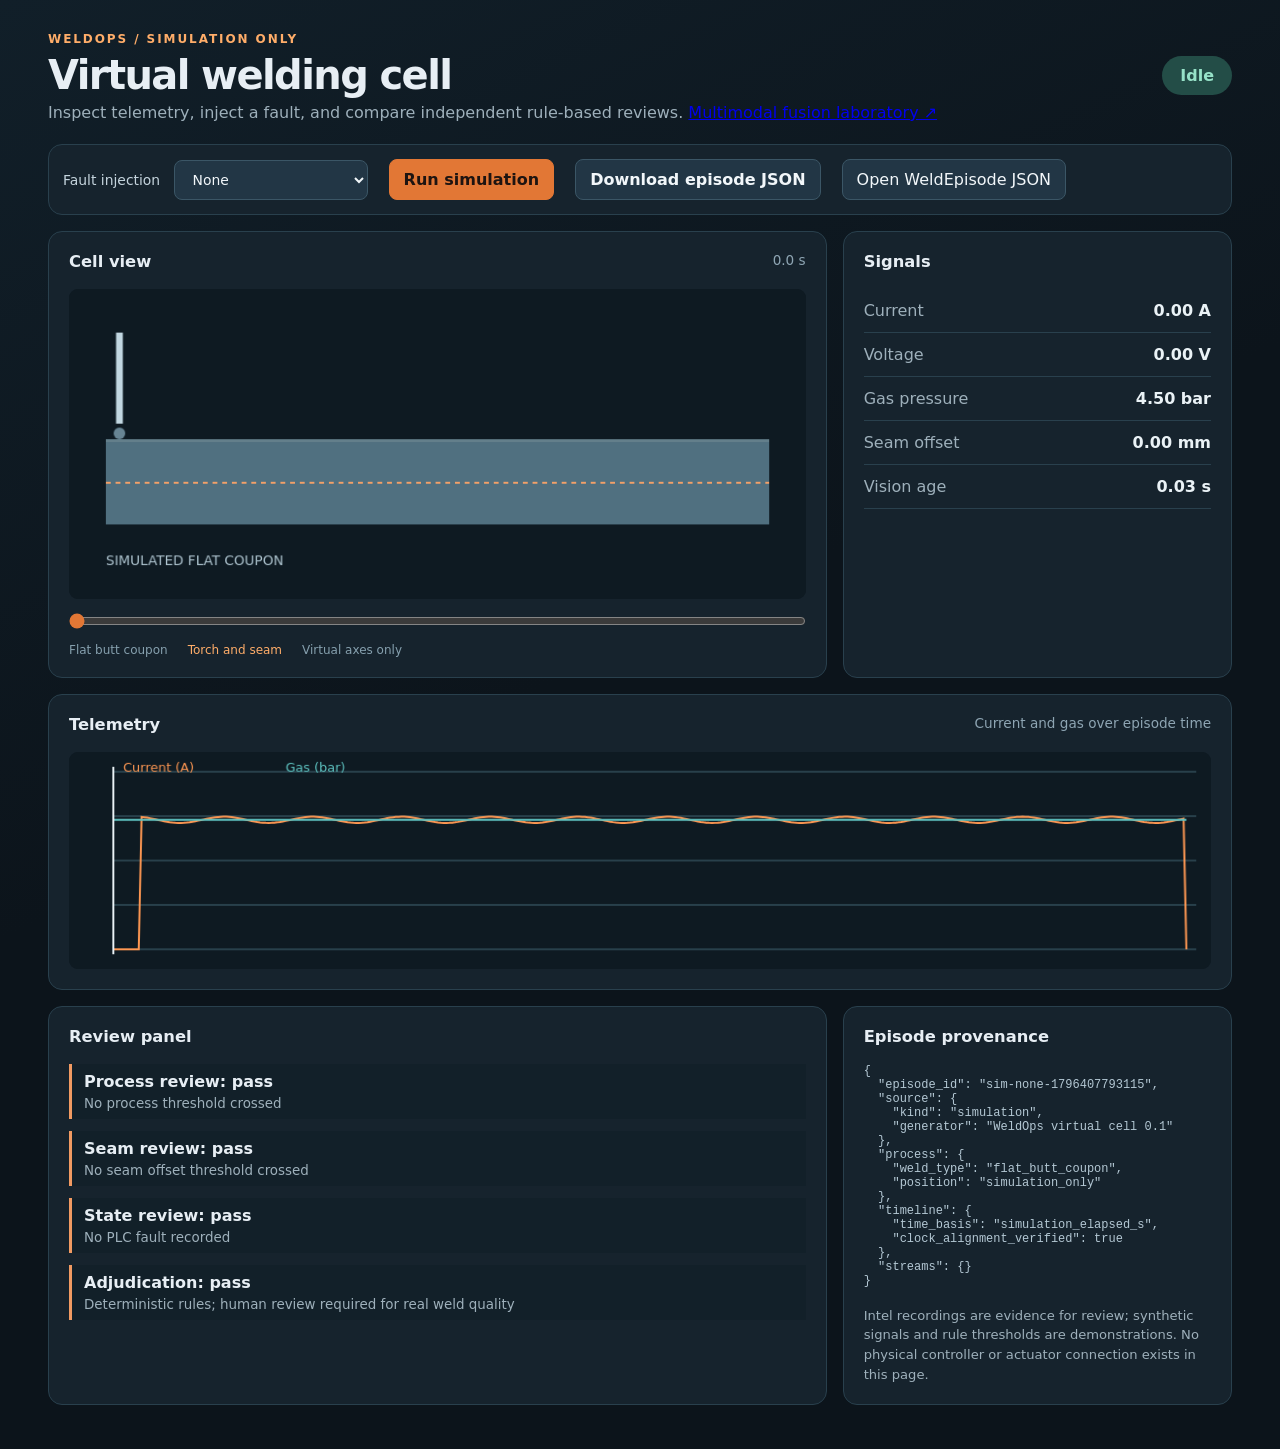
<file: web/index.html>
<!doctype html>
<html lang="en">
<head>
  <meta charset="utf-8">
  <meta name="viewport" content="width=device-width,initial-scale=1">
  <title>WeldOps Virtual Cell</title>
  <link rel="stylesheet" href="style.css">
</head>
<body>
  <main>
    <header><div><span class="eyebrow">WELDOPS / SIMULATION ONLY</span><h1>Virtual welding cell</h1><p>Inspect telemetry, inject a fault, and compare independent rule-based reviews. <a href="fusion.html">Multimodal fusion laboratory ↗</a></p></div><span id="state" class="badge">Idle</span></header>
    <div class="controls"><label>Fault injection <select id="fault"><option value="none">None</option><option value="gas_loss">Gas loss</option><option value="arc_dropout">Arc dropout</option><option value="stale_vision">Stale seam estimate</option><option value="seam_drift">Seam drift</option></select></label><button id="run">Run simulation</button><button id="download" class="secondary">Download episode JSON</button><label class="upload">Open WeldEpisode JSON<input id="import" type="file" accept=".json,application/json"></label></div>
    <div class="grid"><section class="scene"><h2>Cell view <small id="clock">0.0 s</small></h2><canvas id="cell" width="760" height="320" aria-label="Simulated flat coupon and virtual torch"></canvas><input id="scrub" type="range" min="0" max="0" value="0" aria-label="Episode timeline"><div class="key"><span>Flat butt coupon</span><span class="orange">Torch and seam</span><span>Virtual axes only</span></div></section><section class="metrics"><h2>Signals</h2><div class="metric"><span>Current</span><strong id="current">0 A</strong></div><div class="metric"><span>Voltage</span><strong id="voltage">0 V</strong></div><div class="metric"><span>Gas pressure</span><strong id="gas">4.5 bar</strong></div><div class="metric"><span>Seam offset</span><strong id="seam">0 mm</strong></div><div class="metric"><span>Vision age</span><strong id="vision">0 s</strong></div></section></div>
    <section><h2>Telemetry <small>Current and gas over episode time</small></h2><canvas id="chart" width="1160" height="220" aria-label="Current and gas telemetry chart"></canvas></section>
    <div class="grid"><section><h2>Review panel</h2><div id="reviews"></div></section><section><h2>Episode provenance</h2><pre id="provenance"></pre><p class="note">Intel recordings are evidence for review; synthetic signals and rule thresholds are demonstrations. No physical controller or actuator connection exists in this page.</p></section></div>
  </main>
  <script type="module" src="app.mjs"></script>
</body>
</html>
</file>
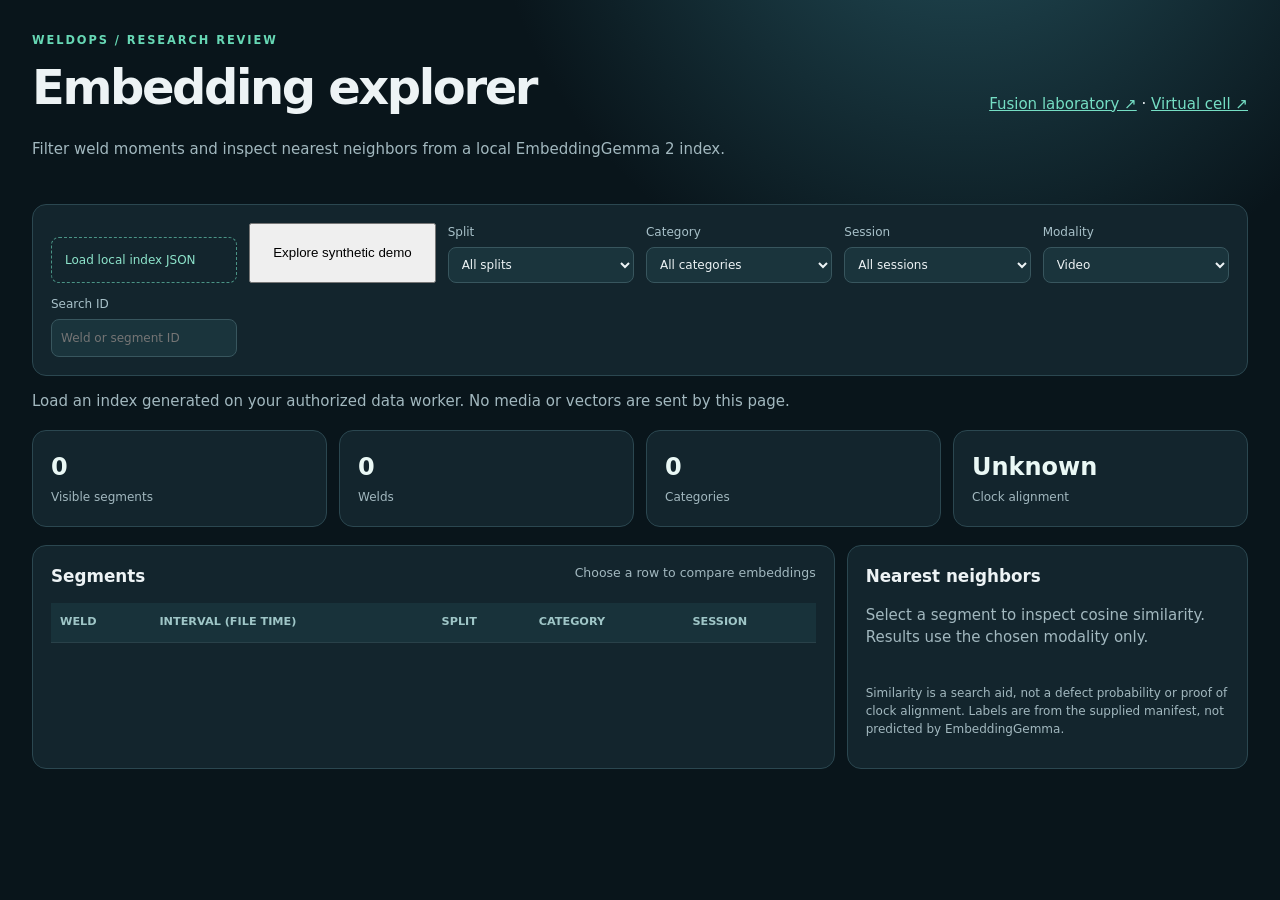
<file: web/embeddings.html>
<!doctype html>
<html lang="en">
<head>
  <meta charset="utf-8"><meta name="viewport" content="width=device-width,initial-scale=1">
  <title>WeldOps · Embedding review</title>
  <link rel="stylesheet" href="embeddings.css">
</head>
<body>
  <main>
    <header><div><div class="eyebrow">WELDOPS / RESEARCH REVIEW</div><h1>Embedding explorer</h1><p>Filter weld moments and inspect nearest neighbors from a local EmbeddingGemma 2 index.</p></div><nav><a href="fusion.html">Fusion laboratory ↗</a> · <a href="index.html">Virtual cell ↗</a></nav></header>
    <section class="toolbar"><label class="file">Load local index JSON<input id="file" type="file" accept=".json,application/json"></label><button id="demo" type="button">Explore synthetic demo</button><label>Split<select id="split"><option value="">All splits</option></select></label><label>Category<select id="category"><option value="">All categories</option></select></label><label>Session<select id="session"><option value="">All sessions</option></select></label><label>Modality<select id="mode"><option value="video">Video</option><option value="audio">Audio</option></select></label><label>Search ID<input id="search" type="search" placeholder="Weld or segment ID"></label></section>
    <p id="status" role="status">Load an index generated on your authorized data worker. No media or vectors are sent by this page.</p>
    <div class="stats"><article><strong id="segments">0</strong><span>Visible segments</span></article><article><strong id="welds">0</strong><span>Welds</span></article><article><strong id="classes">0</strong><span>Categories</span></article><article><strong id="alignment">Unknown</strong><span>Clock alignment</span></article></div>
    <div class="layout"><section><div class="section-title"><h2>Segments</h2><small>Choose a row to compare embeddings</small></div><div class="table-wrap"><table><thead><tr><th>Weld</th><th>Interval (file time)</th><th>Split</th><th>Category</th><th>Session</th></tr></thead><tbody id="rows"></tbody></table></div></section><section><h2>Nearest neighbors</h2><p id="selection">Select a segment to inspect cosine similarity. Results use the chosen modality only.</p><ol id="neighbors"></ol><p class="note">Similarity is a search aid, not a defect probability or proof of clock alignment. Labels are from the supplied manifest, not predicted by EmbeddingGemma.</p></section></div>
  </main><script type="module" src="embeddings.mjs"></script>
</body></html>
</file>
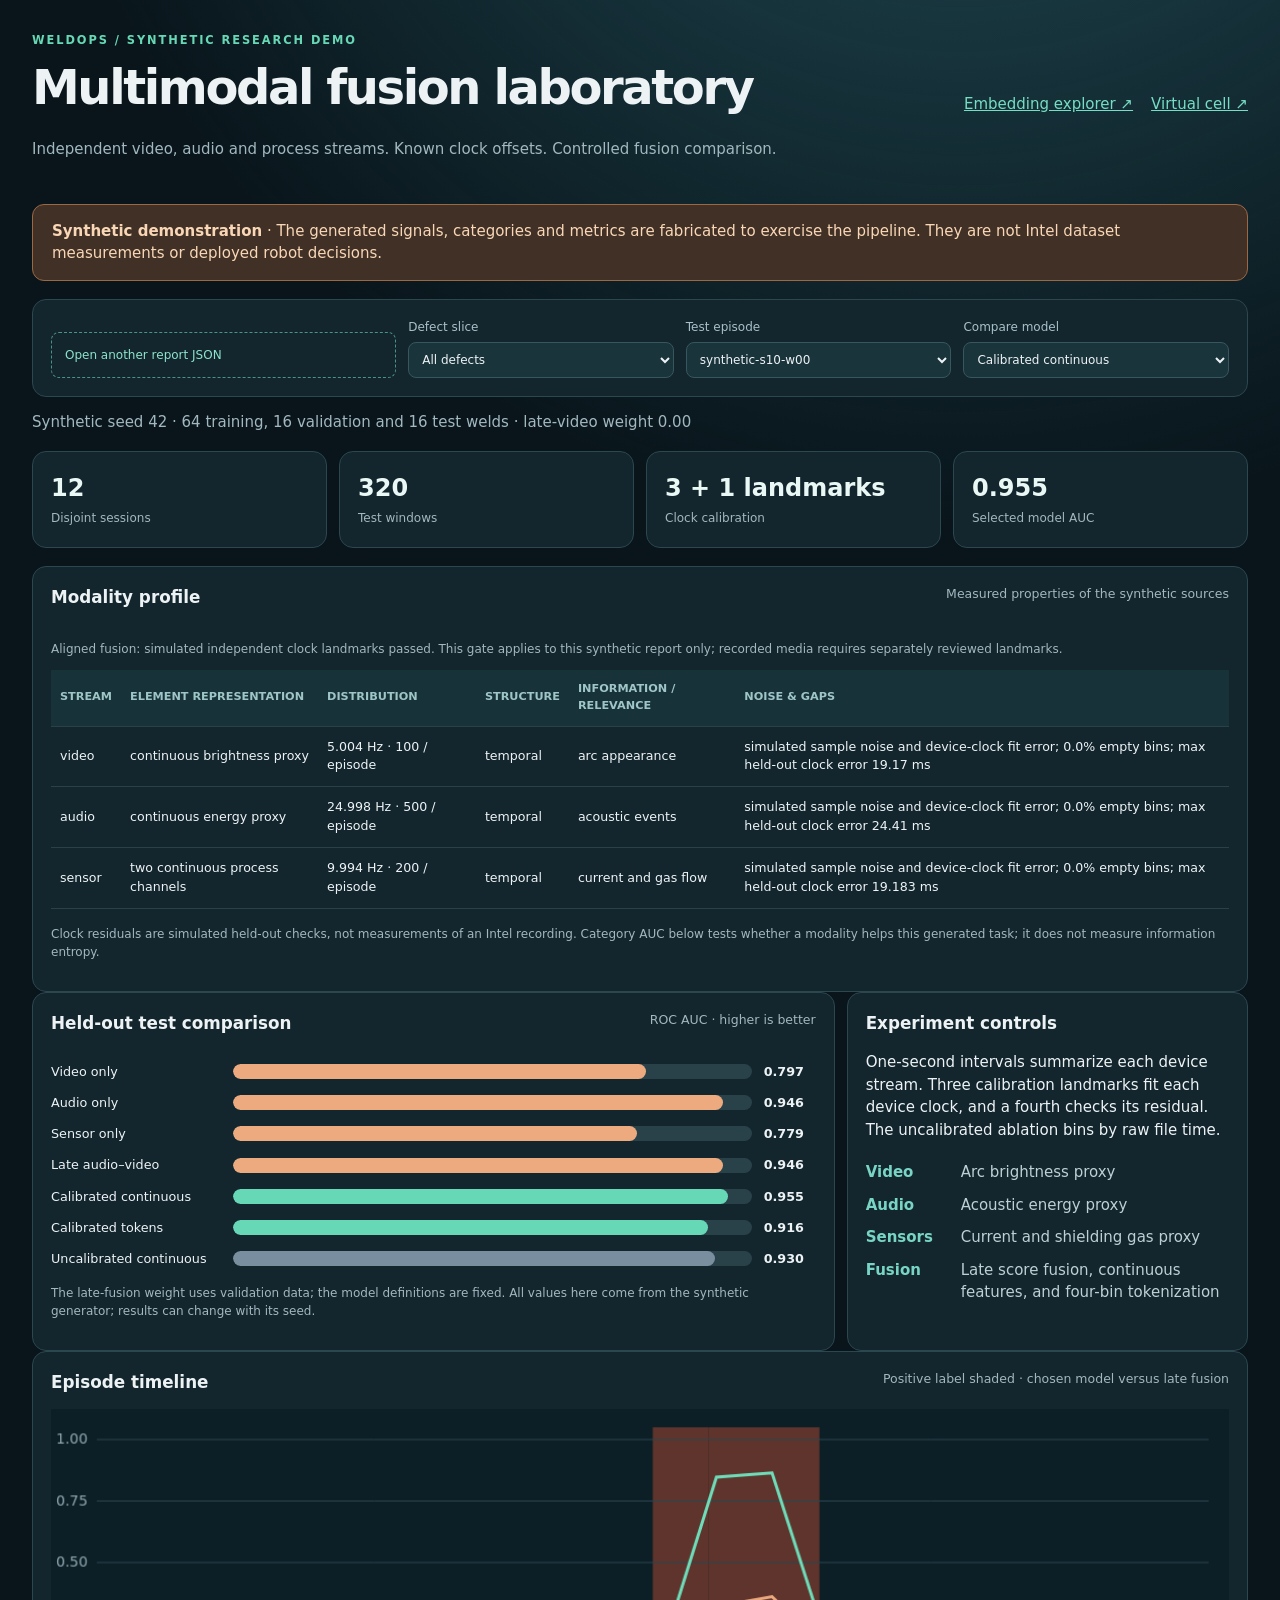
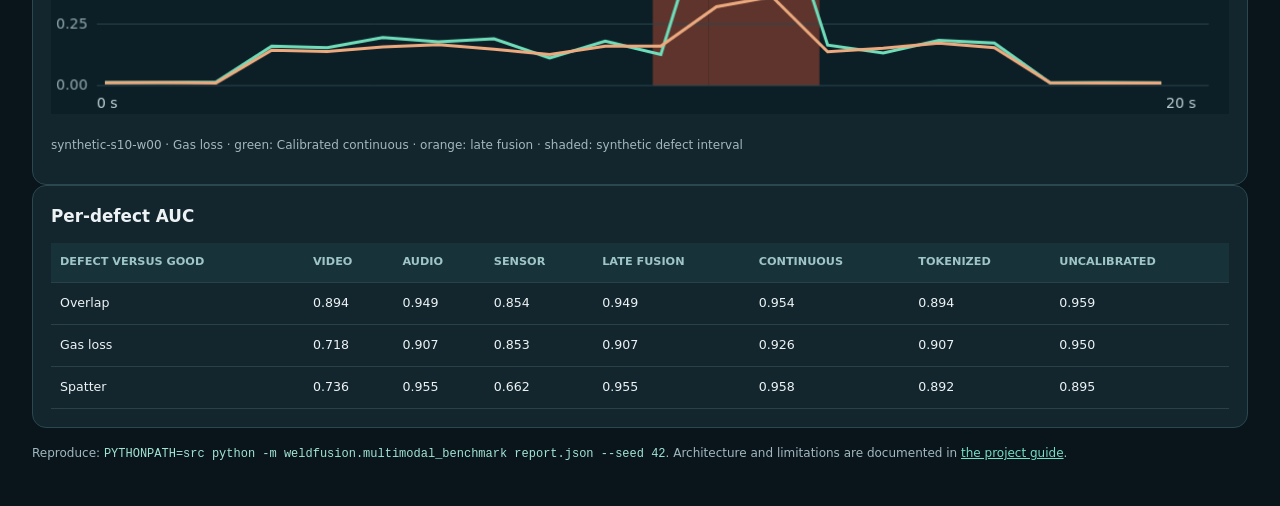
<file: web/fusion.html>
<!doctype html><html lang="en"><head><meta charset="utf-8"><meta name="viewport" content="width=device-width,initial-scale=1"><title>WeldOps · Multimodal fusion laboratory</title><link rel="stylesheet" href="embeddings.css"><link rel="stylesheet" href="fusion.css"></head><body><main>
<header><div><div class="eyebrow">WELDOPS / SYNTHETIC RESEARCH DEMO</div><h1>Multimodal fusion laboratory</h1><p>Independent video, audio and process streams. Known clock offsets. Controlled fusion comparison.</p></div><nav><a href="embeddings.html">Embedding explorer ↗</a><a href="index.html">Virtual cell ↗</a></nav></header>
<div class="callout"><strong>Synthetic demonstration</strong> · The generated signals, categories and metrics are fabricated to exercise the pipeline. They are not Intel dataset measurements or deployed robot decisions.</div>
<section class="toolbar"><label class="file">Open another report JSON<input id="file" type="file" accept=".json,application/json"></label><label>Defect slice<select id="category"><option>All</option></select></label><label>Test episode<select id="episode"></select></label><label>Compare model<select id="model"></select></label></section>
<p id="status" role="status">Loading the reproducible synthetic benchmark…</p>
<div class="stats"><article><strong id="sessions">—</strong><span>Disjoint sessions</span></article><article><strong id="windows">—</strong><span>Test windows</span></article><article><strong id="clock">—</strong><span>Clock calibration</span></article><article><strong id="score">—</strong><span>Selected model AUC</span></article></div>
<section><div class="section-title"><h2>Modality profile</h2><small>Measured properties of the synthetic sources</small></div><p class="note" id="fusion-gate">Checking clock evidence…</p><div class="table-wrap"><table><thead><tr><th>Stream</th><th>Element representation</th><th>Distribution</th><th>Structure</th><th>Information / relevance</th><th>Noise &amp; gaps</th></tr></thead><tbody id="profile-rows"></tbody></table></div><p class="note">Clock residuals are simulated held-out checks, not measurements of an Intel recording. Category AUC below tests whether a modality helps this generated task; it does not measure information entropy.</p></section>
<div class="layout"><section><div class="section-title"><h2>Held-out test comparison</h2><small>ROC AUC · higher is better</small></div><div id="bars"></div><p class="note">The late-fusion weight uses validation data; the model definitions are fixed. All values here come from the synthetic generator; results can change with its seed.</p></section><section><h2>Experiment controls</h2><p>One-second intervals summarize each device stream. Three calibration landmarks fit each device clock, and a fourth checks its residual. The uncalibrated ablation bins by raw file time.</p><dl><dt>Video</dt><dd>Arc brightness proxy</dd><dt>Audio</dt><dd>Acoustic energy proxy</dd><dt>Sensors</dt><dd>Current and shielding gas proxy</dd><dt>Fusion</dt><dd>Late score fusion, continuous features, and four-bin tokenization</dd></dl></section></div>
<section><div class="section-title"><h2>Episode timeline</h2><small>Positive label shaded · chosen model versus late fusion</small></div><canvas id="timeline" width="1160" height="300" aria-label="Anomaly score over test episode"></canvas><p id="episode-detail" class="note"></p></section>
<section><h2>Per-defect AUC</h2><div class="table-wrap"><table><thead><tr><th>Defect versus Good</th><th>Video</th><th>Audio</th><th>Sensor</th><th>Late fusion</th><th>Continuous</th><th>Tokenized</th><th>Uncalibrated</th></tr></thead><tbody id="slice-rows"></tbody></table></div></section>
<p class="note">Reproduce: <code>PYTHONPATH=src python -m weldfusion.multimodal_benchmark report.json --seed 42</code>. Architecture and limitations are documented in <a href="https://github.com/dorkmatter69/weld-fusion/blob/feat/overlap-temporal-embedding-review/docs/MULTIMODAL_PORTFOLIO.md">the project guide</a>.</p>
</main><script type="module" src="fusion.mjs"></script></body></html>
</file>
<file: web/style.css>
:root{font-family:Inter,ui-sans-serif,system-ui,sans-serif;color:#e7eef4;background:#0c141b}*{box-sizing:border-box}body{margin:0;background:linear-gradient(155deg,#111f29,#0c141b 46%)}main{max-width:1240px;margin:auto;padding:28px}header{display:flex;align-items:center;justify-content:space-between;gap:24px;margin-bottom:22px}h1{font-size:2.5rem;letter-spacing:-.04em;margin:5px 0}h2{font-size:1.02rem;margin:0 0 18px;display:flex;justify-content:space-between}h2 small{font-weight:400;color:#8ea5b3}p{color:#9eb0bb;margin:0}.eyebrow{color:#ffad69;font-size:.75rem;letter-spacing:.16em;font-weight:700}.badge{border-radius:100px;background:#234d47;color:#96e2c8;padding:10px 18px;font-weight:700;white-space:nowrap}.badge.fault{background:#642b33;color:#ffb2b9}.controls{display:flex;align-items:center;flex-wrap:wrap;gap:12px;background:#16232d;padding:14px;border:1px solid #29404d;border-radius:14px;margin-bottom:16px}label{color:#c5d4dd;font-size:.87rem}select,button,.upload{margin-left:9px;padding:10px 14px;border-radius:8px;background:#223645;color:#f2f7fa;border:1px solid #3b5666;font:inherit;cursor:pointer}button{background:#e27735;border-color:#e27735;color:#1e1411;font-weight:700}button.secondary{background:#223645;border-color:#3b5666;color:#f2f7fa}.upload input{display:none}.grid{display:grid;grid-template-columns:2fr 1fr;gap:16px}section{background:#16232d;border:1px solid #29404d;border-radius:14px;padding:20px;margin-bottom:16px;min-width:0}canvas{max-width:100%;display:block;background:#0e1a22;border-radius:9px}#cell,#chart{width:100%}#scrub{width:100%;accent-color:#e27735;margin:14px 0}.key{display:flex;gap:20px;flex-wrap:wrap;font-size:.75rem;color:#86a0ae}.key .orange{color:#ffad69}.metric{display:flex;justify-content:space-between;gap:8px;border-bottom:1px solid #29404d;padding:12px 0;color:#9eb0bb}.metric strong{color:#eaf2f6}.review{border-left:3px solid #54bc9c;padding:8px 12px;margin:12px 0;background:#122029}.review.flag,.review.review{border-color:#f19a62}.review b{display:block}.review p{margin-top:5px;font-size:.84rem}.review small{color:#8ea5b3}pre{white-space:pre-wrap;overflow-wrap:anywhere;color:#b4c8d4;font:12px ui-monospace,monospace}.note{font-size:.82rem;line-height:1.5;margin-top:18px}@media(max-width:800px){.grid{grid-template-columns:1fr}h1{font-size:1.9rem}main{padding:15px}header{align-items:flex-start}}

.review.unavailable,.review.incomplete{border-color:#f19a62}
</file>
<file: web/embeddings.css>
:root{font:15px/1.5 system-ui,sans-serif;color:#edf3f5;background:#09151b}*{box-sizing:border-box}body{margin:0;background:radial-gradient(circle at 75% -20%,#24505b 0,transparent 35%),#09151b}main{max-width:1500px;margin:auto;padding:32px}header{display:flex;justify-content:space-between;align-items:center;gap:20px;margin-bottom:28px}header p,.note,#status,#selection{color:#a2b8bf}h1{font-size:clamp(2rem,4vw,3.2rem);letter-spacing:-.05em;margin:2px 0}h2{font-size:1.12rem;margin:0 0 14px}.eyebrow{letter-spacing:.17em;font-size:.76rem;color:#67d8b5;font-weight:750}a{color:#75dec4}.toolbar,.stats,.layout{display:grid;gap:12px}.toolbar{grid-template-columns:repeat(6,minmax(0,1fr));padding:18px;background:#13252d;border:1px solid #2b4750;border-radius:14px}.toolbar label{font-size:.8rem;color:#a8c1c9}.toolbar select,.toolbar input{width:100%;display:block;margin-top:6px;border-radius:8px;border:1px solid #38565e;padding:9px;color:#edf3f5;background:#1a343c;font:inherit}.toolbar .file{align-self:end;border:1px dashed #4a9485;padding:13px;border-radius:8px;color:#8de4cb;cursor:pointer}.file input{display:none!important}#status{margin:14px 0 18px}.stats{grid-template-columns:repeat(4,1fr);margin-bottom:18px}.stats article,section{background:#13252d;border:1px solid #2b4750;border-radius:14px;padding:18px}.stats strong{display:block;font-size:1.6rem;color:#eaf8f5}.stats span{font-size:.8rem;color:#a2b8bf}.layout{grid-template-columns:minmax(0,2fr) minmax(290px,1fr)}.section-title{display:flex;justify-content:space-between}.section-title small{color:#a2b8bf}.table-wrap{max-height:65vh;overflow:auto}table{border-collapse:collapse;width:100%;text-align:left}th{position:sticky;top:0;background:#18323a;color:#9fc6c7;font-size:.75rem;text-transform:uppercase}td,th{padding:11px 9px;border-bottom:1px solid #294149}td{font-size:.84rem}tbody tr{cursor:pointer}tbody tr:hover,tbody tr.selected{background:#245149}ol{padding-left:25px;max-height:53vh;overflow:auto}li{padding:10px 0;border-bottom:1px solid #294149}li b{display:block;overflow-wrap:anywhere}li small{color:#a2b8bf}.note{font-size:.8rem;margin-top:20px}@media(max-width:1050px){.toolbar{grid-template-columns:repeat(3,1fr)}.layout{grid-template-columns:1fr}}@media(max-width:600px){main{padding:16px}.toolbar{grid-template-columns:repeat(2,1fr)}.stats{grid-template-columns:repeat(2,1fr)}header{align-items:start;flex-direction:column}}
</file>
<file: web/fusion.css>
nav{display:flex;gap:18px;flex-wrap:wrap}.callout{background:#413026;border:1px solid #9b6844;padding:15px 19px;border-radius:12px;margin-bottom:18px;color:#f9d7b6}button{cursor:pointer}.toolbar{grid-template-columns:1.3fr repeat(3,1fr)}dl{display:grid;grid-template-columns:85px 1fr;gap:10px;color:#bdd0d4;margin:20px 0 0}dt{color:#78d5c5;font-weight:700}dd{margin:0}.bar-row{display:grid;grid-template-columns:170px 1fr 52px;align-items:center;gap:12px;margin:12px 0;font-size:.85rem}.bar-track{background:#294149;border-radius:99px;overflow:hidden;height:15px}.bar-fill{height:100%;background:#67d8b5;border-radius:99px}.bar-row.baseline .bar-fill{background:#edaa7f}.bar-row.uncalibrated .bar-fill{background:#798e9f}#timeline{width:100%;background:#0c1e26}.table-wrap{max-height:none;overflow-x:auto}.table-wrap table{min-width:760px}.note{margin-top:16px;line-height:1.5}code{color:#a2e4d4}@media(max-width:700px){.bar-row{grid-template-columns:115px 1fr 38px}.toolbar{grid-template-columns:1fr 1fr}nav{margin-top:5px}}
</file>
